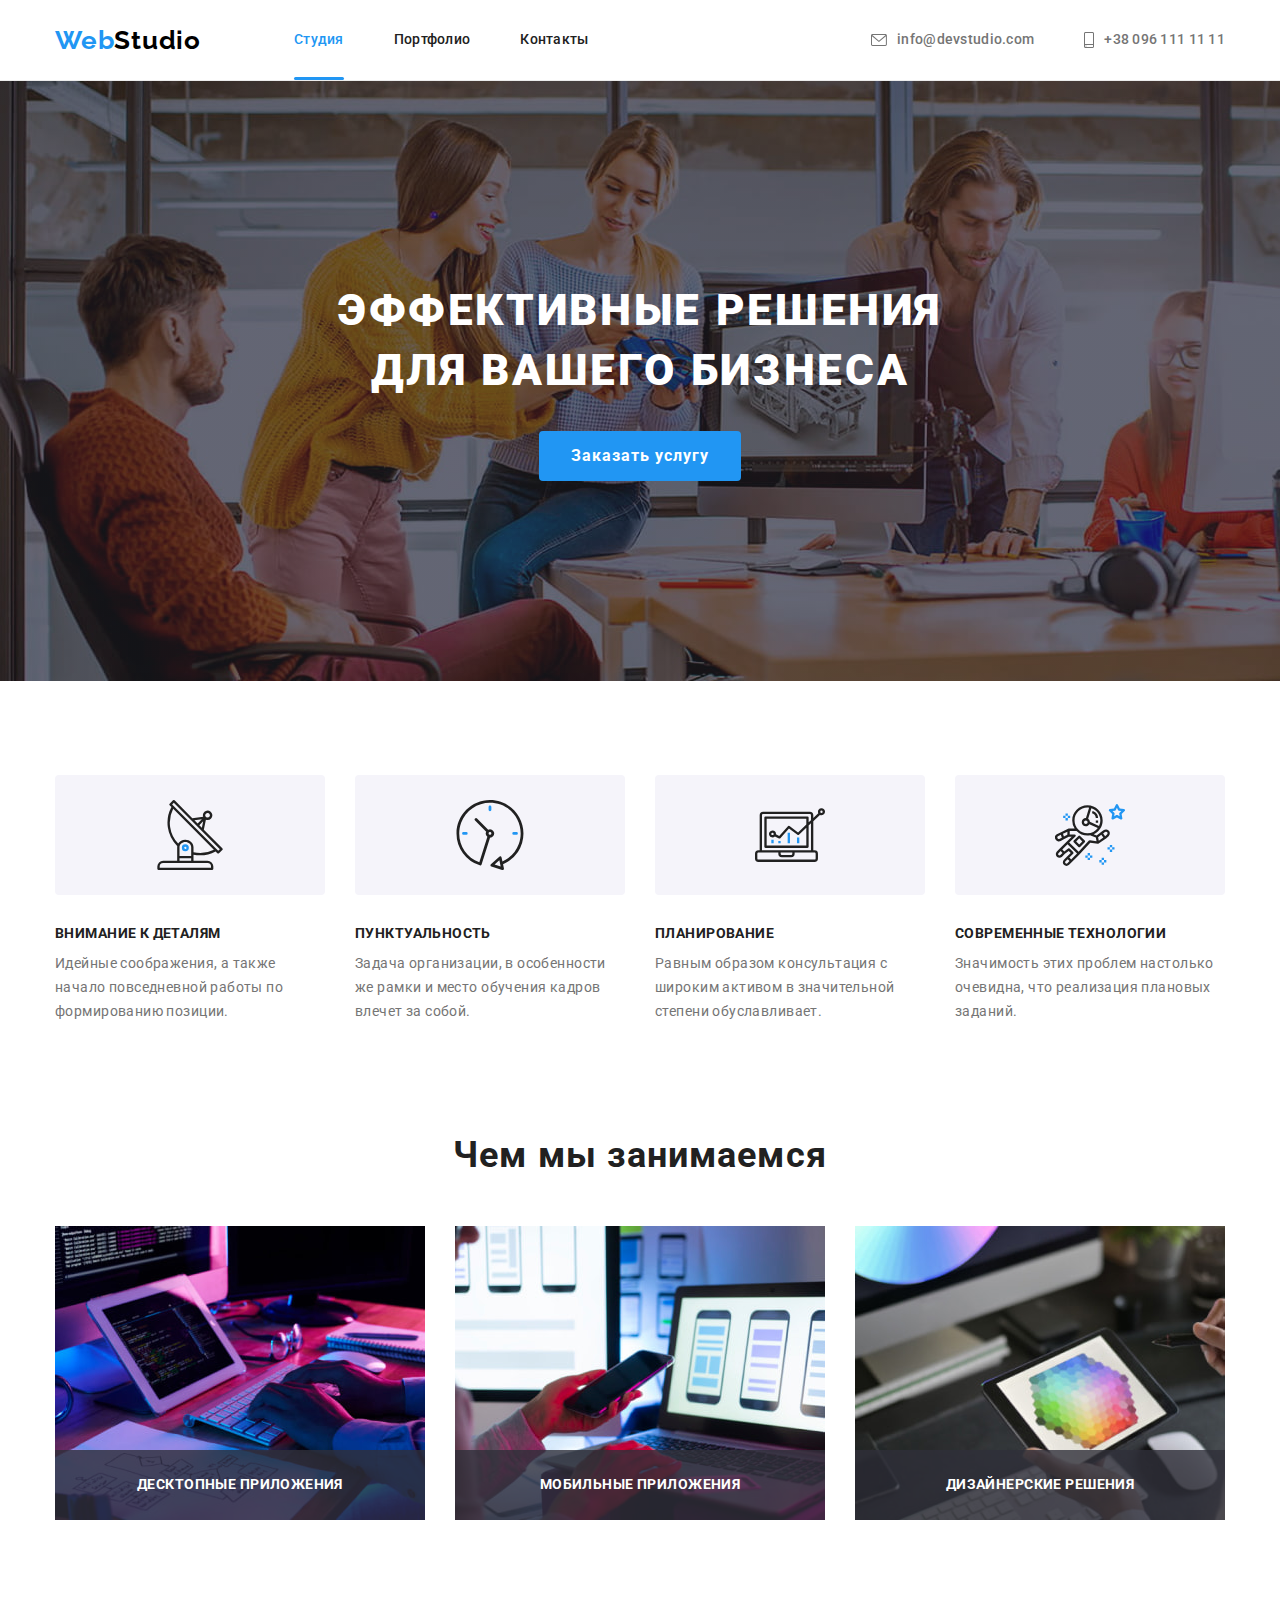
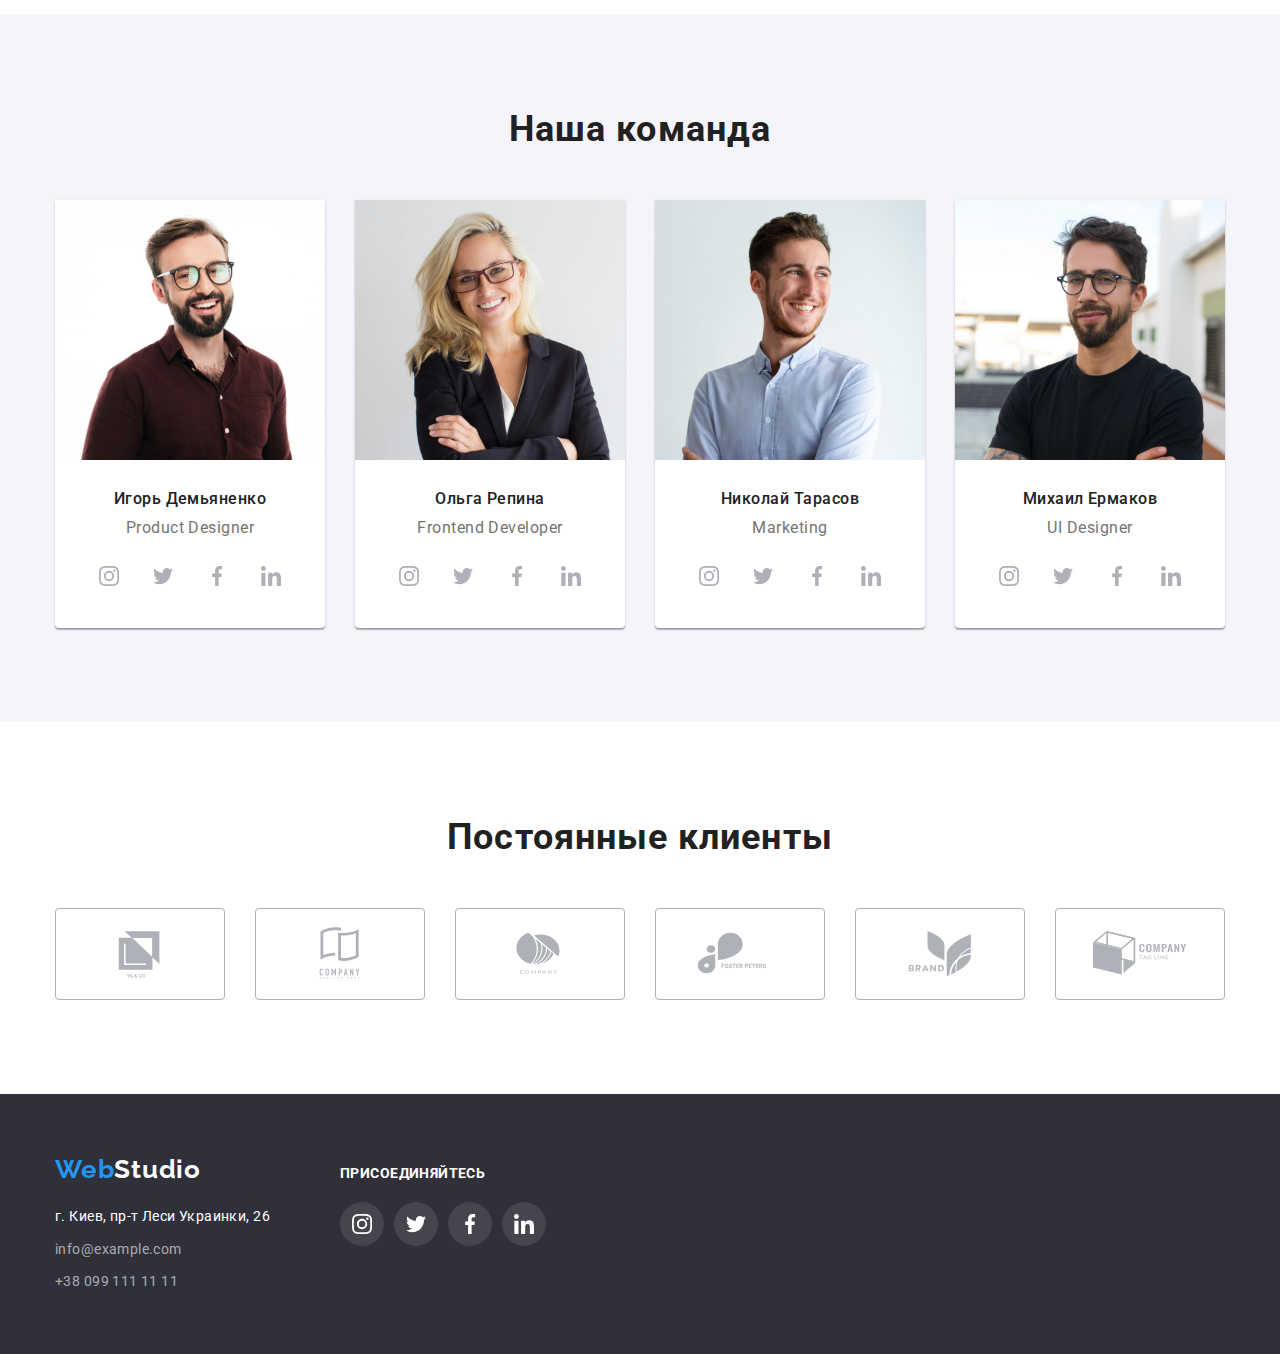
<file: index.html>
<!DOCTYPE html>
<html lang="ru">
  <head>
    <meta charset="UTF-8" />
    <meta http-equiv="X-UA-Compatible" content="IE=edge" />
    <meta name="viewport" content="width=device-width, initial-scale=1.0" />
    <title>Document</title>
    <!-- Project fonts -->
    <link rel="preconnect" href="https://fonts.googleapis.com" />
    <link rel="preconnect" href="https://fonts.gstatic.com" crossorigin />
    <link
      href="https://fonts.googleapis.com/css2?family=Raleway:wght@700&family=Roboto:wght@400;500;700;900&display=swap"
      rel="stylesheet"
    />
    <!-- Normalize -->
    <link
      rel="stylesheet"
      href="https://cdn.jsdelivr.net/npm/modern-normalize@1.1.0/modern-normalize.min.css"
    />
    <!-- Custom styles -->
    <link rel="stylesheet" href="./css/styles.css" />
  </head>

  <body>
    <!-- Шапка сайта -->
    <header class="header">
      <div class="container header-container">
        <a class="logo-link" href="index.html" lang="en">Web<span class="logo-up">Studio</span></a>
        <nav class="header-nav">
          <ul class="site-nav list">
            <li class="list nav-list"><a href="" class="link nav-link active">Студия</a></li>
            <li class="list nav-list">
              <a href="./portfolio.html" class="link nav-link">Портфолио</a>
            </li>
            <li class="list nav-list"><a href="" class="link nav-link">Контакты</a></li>
          </ul>
        </nav>
        <ul class="header-contacts list">
          <li class="list-contacts">
            <a class="contacts" href="mailto:info@devstudio.com">
              <svg class="contacts-icon" width="16px" height="12px">
                <use href="./images/sprite.svg#envelope"></use></svg
              >info@devstudio.com</a
            >
          </li>
          <li class="list-contacts">
            <a class="contacts" href="tel:+380961111111">
              <svg class="contacts-icon" width="10px" height="16px">
                <use href="./images/sprite.svg#smartphone"></use></svg
              >+38 096 111 11 11</a
            >
          </li>
        </ul>
      </div>
    </header>

    <main>
      <!-- Секция герой -->
      <section class="hero">
        <div class="container hero-group">
          <h1 class="hero-title">Эффективные решения <br />для вашего бизнеса</h1>
          <div class="backdrop is-hidden" data-modal>
            <div class="modal-wrapper">
              <button class="modal-button" data-modal-close>
                <svg viewBox="0 0 320 512" width="18" height="18">
                  <path
                    d="M310.6 361.4c12.5 12.5 12.5 32.75 0 45.25C304.4 412.9 296.2 416 288 416s-16.38-3.125-22.62-9.375L160 301.3L54.63 406.6C48.38 412.9 40.19 416 32 416S15.63 412.9 9.375 406.6c-12.5-12.5-12.5-32.75 0-45.25l105.4-105.4L9.375 150.6c-12.5-12.5-12.5-32.75 0-45.25s32.75-12.5 45.25 0L160 210.8l105.4-105.4c12.5-12.5 32.75-12.5 45.25 0s12.5 32.75 0 45.25l-105.4 105.4L310.6 361.4z"
                  />
                </svg>
              </button>
            </div>
          </div>
          <button class="button button-hero" type="button" data-modal-open>Заказать услугу</button>
        </div>
      </section>

      <!-- Секция особенности -->
      <section class="peculiarities section">
        <div class="container peculiarities-container">
          <h2 class="peculiarities visually-hidden">Особенности</h2>
          <ul class="peculiarities-list list">
            <li class="peculiarities-item list">
              <div class="peculiarities-icons">
                <svg class="advantage-icons">
                  <use href="./images/sprite.svg#antenna"></use>
                </svg>
              </div>
              <h3 class="title-list">Внимание к деталям</h3>
              <p class="text">
                Идейные соображения, а также начало повседневной работы по формированию позиции.
              </p>
            </li>
            <li class="peculiarities-item list">
              <div class="peculiarities-icons">
                <svg class="advantage-icons">
                  <use href="./images/sprite.svg#clock"></use>
                </svg>
              </div>
              <h3 class="title-list">Пунктуальность</h3>
              <p class="text">
                Задача организации, в особенности же рамки и место обучения кадров влечет за собой.
              </p>
            </li>
            <li class="peculiarities-item list">
              <div class="peculiarities-icons">
                <svg class="advantage-icons">
                  <use href="./images/sprite.svg#diagram"></use>
                </svg>
              </div>
              <h3 class="title-list">Планирование</h3>
              <p class="text">
                Равным образом консультация с широким активом в значительной степени обуславливает.
              </p>
            </li>
            <li class="peculiarities-item list">
              <div class="peculiarities-icons">
                <svg class="advantage-icons">
                  <use href="./images/sprite.svg#astronaut"></use>
                </svg>
              </div>
              <h3 class="title-list">Современные технологии</h3>
              <p class="text">
                Значимость этих проблем настолько очевидна, что реализация плановых заданий.
              </p>
            </li>
          </ul>
        </div>
      </section>

      <!-- Секция занятость -->
      <section class="work section">
        <div class="container">
          <h2 class="work-title">Чем мы занимаемся</h2>
          <ul class="work-photo list">
            <li class="work-list list">
              <p class="work-text">Десктопные приложения</p>
              <img
                src="./images/images-work/box-1.jpg"
                alt="Работа с планшетом"
                width="370"
                height="294"
              />
            </li>
            <li class="work-list list">
              <p class="work-text">Мобильные приложения</p>
              <img
                src="./images/images-work/box-2.jpg"
                alt="Работа с ноутбуком"
                width="370"
                height="294"
              />
            </li>
            <li class="work-list list">
              <p class="work-text">Дизайнерские решения</p>
              <img
                src="./images/images-work/box-3.jpg"
                alt="Работа с телефоном"
                width="370"
                height="294"
              />
            </li>
          </ul>
        </div>
      </section>

      <!-- Секция команда -->
      <section class="team section">
        <div class="container">
          <h2 class="team-title">Наша команда</h2>
          <ul class="team-list list">
            <li class="team-item list">
              <img
                src="./images/images-team/team-1.jpg"
                alt="Демьяненко Игорь"
                width="270"
                height="260"
              />
              <div class="team-cards">
                <h3 class="team-name list">Игорь Демьяненко</h3>
                <p class="text" lang="en">Product Designer</p>
                <ul class="team-icon list">
                  <li class="item-icon">
                    <a
                      class="socials-link link"
                      href="#"
                      target="_blank"
                      rel="noopener norefferer"
                      aria-label="иконка Instagam"
                    >
                      <svg class="socials-icon" width="20" height="20">
                        <use href="./images/sprite.svg#instagram"></use>
                      </svg>
                    </a>
                  </li>
                  <li class="item-icon">
                    <a
                      class="socials-link link"
                      href="#"
                      target="_blank"
                      rel="noopener norefferer"
                      aria-label="иконка Twitter"
                    >
                      <svg class="socials-icon" width="20" height="20">
                        <use href="./images/sprite.svg#twitter"></use>
                      </svg>
                    </a>
                  </li>
                  <li class="item-icon">
                    <a
                      class="socials-link link"
                      href="#"
                      target="_blank"
                      rel="noopener norefferer"
                      aria-label="иконка Facebook"
                    >
                      <svg class="socials-icon" width="20" height="20">
                        <use href="./images/sprite.svg#facebook"></use>
                      </svg>
                    </a>
                  </li>
                  <li class="item-icon">
                    <a
                      class="socials-link link"
                      href="#"
                      target="_blank"
                      rel="noopener norefferer"
                      aria-label="иконка Linkedin"
                    >
                      <svg class="socials-icon" width="20" height="20">
                        <use href="./images/sprite.svg#linkedin"></use>
                      </svg>
                    </a>
                  </li>
                </ul>
              </div>
            </li>
            <li class="team-item">
              <img
                src="./images/images-team/team-2.jpg"
                alt="Репина Ольга"
                width="270"
                height="260"
              />
              <div class="team-cards">
                <h3 class="team-name">Ольга Репина</h3>
                <p class="text" lang="en">Frontend Developer</p>
                <ul class="team-icon list">
                  <li class="item-icon">
                    <a
                      class="socials-link link"
                      href="#"
                      target="_blank"
                      rel="noopener norefferer"
                      aria-label="иконка Instagam"
                    >
                      <svg class="socials-icon" width="20" height="20">
                        <use href="./images/sprite.svg#instagram"></use>
                      </svg>
                    </a>
                  </li>
                  <li class="item-icon">
                    <a
                      class="socials-link link"
                      href="#"
                      target="_blank"
                      rel="noopener norefferer"
                      aria-label="иконка Twitter"
                    >
                      <svg class="socials-icon" width="20" height="20">
                        <use href="./images/sprite.svg#twitter"></use>
                      </svg>
                    </a>
                  </li>
                  <li class="item-icon">
                    <a
                      class="socials-link link"
                      href="#"
                      target="_blank"
                      rel="noopener norefferer"
                      aria-label="иконка Facebook"
                    >
                      <svg class="socials-icon" width="20" height="20">
                        <use href="./images/sprite.svg#facebook"></use>
                      </svg>
                    </a>
                  </li>
                  <li class="item-icon">
                    <a
                      class="socials-link link"
                      href="#"
                      target="_blank"
                      rel="noopener norefferer"
                      aria-label="иконка Linkedin"
                    >
                      <svg class="socials-icon" width="20" height="20">
                        <use href="./images/sprite.svg#linkedin"></use>
                      </svg>
                    </a>
                  </li>
                </ul>
              </div>
            </li>
            <li class="team-item list">
              <img
                src="./images/images-team/team-3.jpg"
                alt="Тарасов Николай"
                width="270"
                height="260"
              />
              <div class="team-cards">
                <h3 class="team-name list">Николай Тарасов</h3>
                <p class="text" lang="en">Marketing</p>
                <ul class="team-icon list">
                  <li class="item-icon">
                    <a
                      class="socials-link link"
                      href="#"
                      target="_blank"
                      rel="noopener norefferer"
                      aria-label="иконка Instagam"
                    >
                      <svg class="socials-icon" width="20" height="20">
                        <use href="./images/sprite.svg#instagram"></use>
                      </svg>
                    </a>
                  </li>
                  <li class="item-icon">
                    <a
                      class="socials-link link"
                      href="#"
                      target="_blank"
                      rel="noopener norefferer"
                      aria-label="иконка Twitter"
                    >
                      <svg class="socials-icon" width="20" height="20">
                        <use href="./images/sprite.svg#twitter"></use>
                      </svg>
                    </a>
                  </li>
                  <li class="item-icon">
                    <a
                      class="socials-link link"
                      href="#"
                      target="_blank"
                      rel="noopener norefferer"
                      aria-label="иконка Facebook"
                    >
                      <svg class="socials-icon" width="20" height="20">
                        <use href="./images/sprite.svg#facebook"></use>
                      </svg>
                    </a>
                  </li>
                  <li class="item-icon">
                    <a
                      class="socials-link link"
                      href="#"
                      target="_blank"
                      rel="noopener norefferer"
                      aria-label="иконка Linkedin"
                    >
                      <svg class="socials-icon" width="20" height="20">
                        <use href="./images/sprite.svg#linkedin"></use>
                      </svg>
                    </a>
                  </li>
                </ul>
              </div>
            </li>
            <li class="team-item">
              <img
                src="./images/images-team/team-4.jpg"
                alt="Ермаков Михаил"
                width="270"
                height="260"
              />
              <div class="team-cards">
                <h3 class="team-name">Михаил Ермаков</h3>
                <p class="text" lang="en">UI Designer</p>
                <ul class="team-icon list">
                  <li class="item-icon">
                    <a
                      class="socials-link link"
                      href="#"
                      target="_blank"
                      rel="noopener norefferer"
                      aria-label="иконка Instagam"
                    >
                      <svg class="socials-icon" width="20" height="20">
                        <use href="./images/sprite.svg#instagram"></use>
                      </svg>
                    </a>
                  </li>
                  <li class="item-icon">
                    <a
                      class="socials-link link"
                      href="#"
                      target="_blank"
                      rel="noopener norefferer"
                      aria-label="иконка Twitter"
                    >
                      <svg class="socials-icon" width="20" height="20">
                        <use href="./images/sprite.svg#twitter"></use>
                      </svg>
                    </a>
                  </li>
                  <li class="item-icon">
                    <a
                      class="socials-link link"
                      href="#"
                      target="_blank"
                      rel="noopener norefferer"
                      aria-label="иконка Facebook"
                    >
                      <svg class="socials-icon" width="20" height="20">
                        <use href="./images/sprite.svg#facebook"></use>
                      </svg>
                    </a>
                  </li>
                  <li class="item-icon">
                    <a
                      class="socials-link link"
                      href="#"
                      target="_blank"
                      rel="noopener norefferer"
                      aria-label="иконка Linkedin"
                    >
                      <svg class="socials-icon" width="20" height="20">
                        <use href="./images/sprite.svg#linkedin"></use>
                      </svg>
                    </a>
                  </li>
                </ul>
              </div>
            </li>
          </ul>
        </div>
      </section>

      <!--Секция клиенты -->
      <section class="clients-section section">
        <div class="container">
          <h2 class="team-title">Постоянные клиенты</h2>
          <ul class="clients-list list">
            <li class="clients-item">
              <a class="link-clients link" href="#">
                <svg class="client-icon">
                  <use href="./images/sprite.svg#client-1"></use>
                </svg>
              </a>
            </li>
            <li class="clients-item">
              <a class="link-clients link" href="#">
                <svg class="client-icon">
                  <use href="./images/sprite.svg#client-2"></use>
                </svg>
              </a>
            </li>
            <li class="clients-item">
              <a class="link-clients link" href="#">
                <svg class="client-icon">
                  <use href="./images/sprite.svg#client-3"></use>
                </svg>
              </a>
            </li>
            <li class="clients-item">
              <a class="link-clients link" href="#">
                <svg class="client-icon">
                  <use href="./images/sprite.svg#client-4"></use>
                </svg>
              </a>
            </li>
            <li class="clients-item">
              <a class="link-clients link" href="#">
                <svg class="client-icon">
                  <use href="./images/sprite.svg#client-5"></use>
                </svg>
              </a>
            </li>
            <li class="clients-item">
              <a class="link-clients link" href="#">
                <svg class="client-icon">
                  <use href="./images/sprite.svg#client-6"></use>
                </svg>
              </a>
            </li>
          </ul>
        </div>
      </section>
    </main>

    <!-- Футер -->
    <footer class="footer section">
      <div class="container footer-container">
        <div class="address-container">
          <a class="logo-footer" href="index.html" lang="en"
            >Web<span class="logo-down">Studio</span></a
          >
          <address class="adress">
            <ul class="address-list list">
              <li class="list address-item">
                <a
                  class="link"
                  href="https://goo.gl/maps/iHPk22q8Q6fAZVJF9"
                  target="_blank"
                  rel="noopenen noreferrer"
                  >г. Киев, пр-т Леси Украинки, 26</a
                >
              </li>
              <li class="address-item">
                <a class="link-footer link" href="mailto:info@example.com">info@example.com</a>
              </li>
              <li class="address-item">
                <a class="link-footer link" href="tel:+380991111111">+38 099 111 11 11</a>
              </li>
            </ul>
          </address>
        </div>
        <div class="join">
          <p class="join-title">Присоединяйтесь</p>
          <ul class="join-list list">
            <li class="join-item">
              <a class="join-link link" href="#" target="_blank">
                <svg class="join-icon">
                  <use href="./images/sprite.svg#instagram"></use>
                </svg>
              </a>
            </li>
            <li class="join-item">
              <a class="join-link link" href="#" target="_blank">
                <svg class="join-icon">
                  <use href="./images/sprite.svg#twitter"></use>
                </svg>
              </a>
            </li>
            <li class="join-item">
              <a class="join-link link" href="#" target="_blank">
                <svg class="join-icon">
                  <use href="./images/sprite.svg#facebook"></use>
                </svg>
              </a>
            </li>
            <li class="join-item">
              <a class="join-link link" href="#" target="_blank">
                <svg class="join-icon">
                  <use href="./images/sprite.svg#linkedin"></use>
                </svg>
              </a>
            </li>
          </ul>
        </div>
      </div>
    </footer>

    <script src="./js/modal.js"></script>
  </body>
</html>
</file>
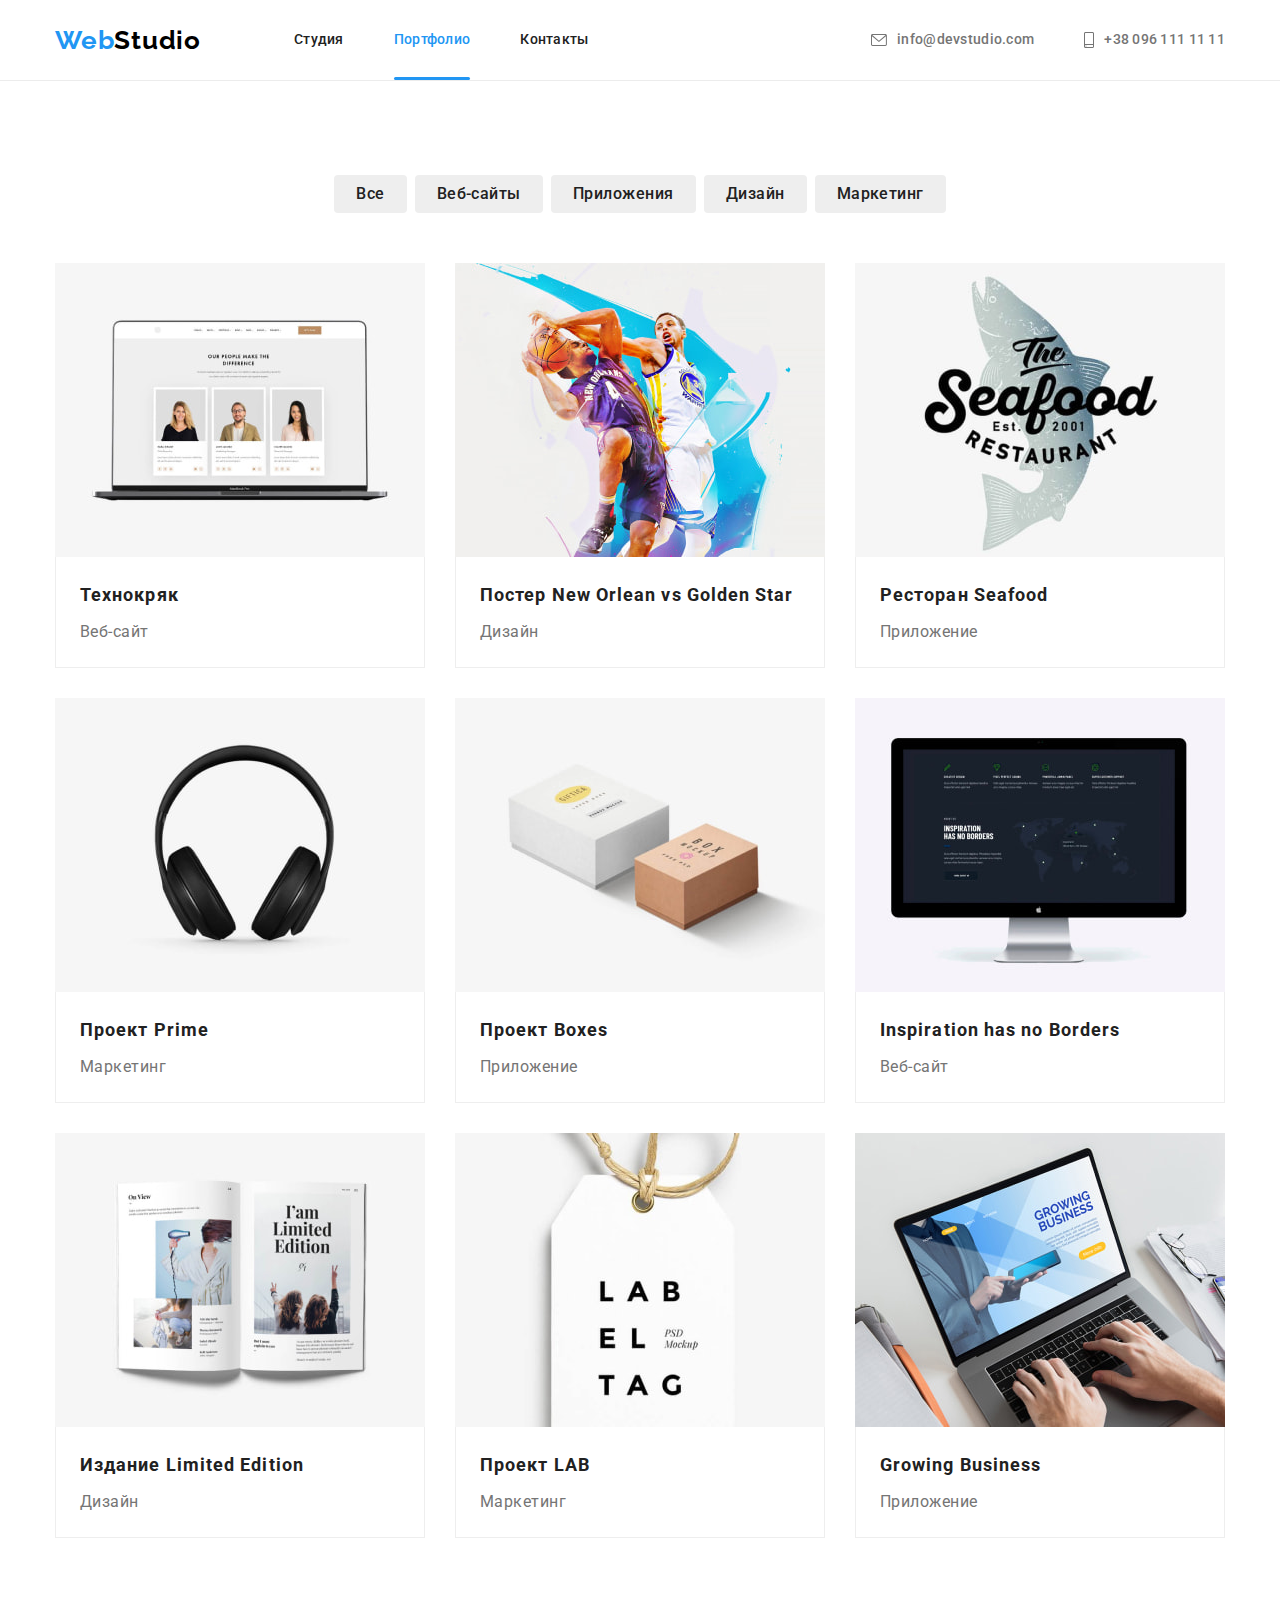
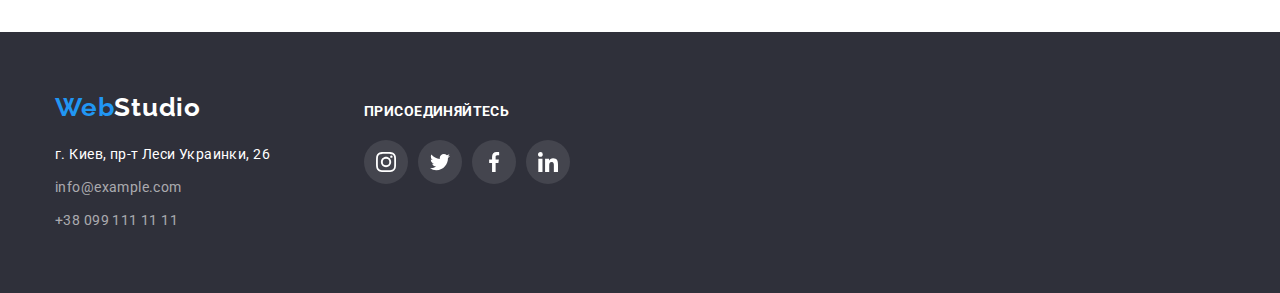
<file: portfolio.html>
<!DOCTYPE html>
<html lang="en">
  <head>
    <meta charset="UTF-8" />
    <meta http-equiv="X-UA-Compatible" content="IE=edge" />
    <meta name="viewport" content="width=device-width, initial-scale=1.0" />
    <title>Document</title>
    <!-- Project fonts -->
    <link rel="preconnect" href="https://fonts.googleapis.com" />
    <link rel="preconnect" href="https://fonts.gstatic.com" crossorigin />
    <link
      href="https://fonts.googleapis.com/css2?family=Raleway:wght@700&family=Roboto:wght@400;500;700;900&display=swap"
      rel="stylesheet"
    />
    <!--Normalize -->
    <link
      rel="stylesheet"
      href="https://cdn.jsdelivr.net/npm/modern-normalize@1.1.0/modern-normalize.min.css"
    />
    <!-- Custom styles -->
    <link rel="stylesheet" href="./css/styles.css" />
  </head>

  <body>
    <!-- Шапка сайта -->
    <header class="header">
      <div class="container header-container">
        <a class="logo-link" href="index.html" lang="en">Web<span class="logo-up">Studio</span></a>
        <nav class="header-nav">
          <ul class="site-nav list">
            <li class="list nav-list"><a href="index.html" class="link nav-link">Студия</a></li>
            <li class="list nav-list">
              <a href="./portfolio.html" class="link active nav-link">Портфолио</a>
            </li>
            <li class="list nav-list"><a href="" class="link nav-link">Контакты</a></li>
          </ul>
        </nav>
        <ul class="header-contacts list">
          <li class="list-contacts">
            <a class="contacts" href="mailto:info@devstudio.com">
              <svg class="contacts-icon" width="16px" height="12px">
                <use href="./images/sprite.svg#envelope"></use></svg
              >info@devstudio.com</a
            >
          </li>
          <li class="list-contacts">
            <a class="contacts" href="tel:+380961111111">
              <svg class="contacts-icon" width="10px" height="16px">
                <use href="./images/sprite.svg#smartphone"></use></svg
              >+38 096 111 11 11</a
            >
          </li>
        </ul>
      </div>
    </header>

    <!-- Портфолио -->
    <main>
      <section class="portfolio section">
        <div class="container portfolio-container">
          <h1 class="visually-hidden">Портфолио</h1>
          <ul class="portfolio-nav list">
            <li class="navigation-list">
              <button class="button active" type="button">Все</button>
            </li>
            <li class="navigation-list">
              <button class="button" type="button">Веб-сайты</button>
            </li>
            <li class="navigation-list">
              <button class="button" type="button">Приложения</button>
            </li>
            <li class="navigation-list">
              <button class="button" type="button">Дизайн</button>
            </li>
            <li class="navigation-list">
              <button class="button" type="button">Маркетинг</button>
            </li>
          </ul>
          <ul class="portfolio-title list">
            <li class="portfolio-item">
              <a class="link portfolio-link" href="#">
                <div class="box">
                  <img
                    src="./images/images-portfolio/portfolio-1.jpg"
                    alt="Ноутбук"
                    width="370"
                    height="294"
                  />
                  <div class="overlay">
                    <p class="overlay-text">
                      Ресурс предлагает комплексные предложения с разным уровнем функционала и
                      сервисов. Все это позволит посетителю получить исчерпывающие сведения о
                      компании или частном лице.
                    </p>
                  </div>
                </div>
                <div class="portfolio-project">
                  <h2 class="title">Технокряк</h2>
                  <p class="list">Веб-сайт</p>
                </div>
              </a>
            </li>
            <li class="portfolio-item">
              <a class="link portfolio-link" href="#">
                <div class="box">
                  <img
                    src="./images/images-portfolio/portfolio-2.jpg"
                    alt="Баскетбол"
                    width="370"
                    height="294"
                  />
                  <div class="overlay">
                    <p class="overlay-text">
                      Ресурс предлагает комплексные предложения с разным уровнем функционала и
                      сервисов. Все это позволит посетителю получить исчерпывающие сведения о
                      компании или частном лице.
                    </p>
                  </div>
                </div>
                <div class="portfolio-project">
                  <h2 class="title">Постер New Orlean vs Golden Star</h2>
                  <p class="list">Дизайн</p>
                </div></a
              >
            </li>
            <li class="portfolio-item">
              <a class="link portfolio-link" href="#">
                <div class="box">
                  <img
                    src="./images/images-portfolio/portfolio-3.jpg"
                    alt="Рыбный ресторан"
                    width="370"
                    height="294"
                  />
                  <div class="overlay">
                    <p class="overlay-text">
                      Ресурс предлагает комплексные предложения с разным уровнем функционала и
                      сервисов. Все это позволит посетителю получить исчерпывающие сведения о
                      компании или частном лице.
                    </p>
                  </div>
                </div>
                <div class="portfolio-project">
                  <h2 class="title">Ресторан Seafood</h2>
                  <p class="list">Приложение</p>
                </div>
              </a>
            </li>
            <li class="portfolio-item">
              <a class="link portfolio-link" href="#">
                <div class="box">
                  <img
                    src="./images/images-portfolio/portfolio-4.jpg"
                    alt="Наушники"
                    width="370"
                    height="294"
                  />
                  <div class="overlay">
                    <p class="overlay-text">
                      Ресурс предлагает комплексные предложения с разным уровнем функционала и
                      сервисов. Все это позволит посетителю получить исчерпывающие сведения о
                      компании или частном лице.
                    </p>
                  </div>
                </div>
                <div class="portfolio-project">
                  <h2 class="title">Проект Prime</h2>
                  <p class="list">Маркетинг</p>
                </div></a
              >
            </li>
            <li class="portfolio-item">
              <a class="link portfolio-link" href="#">
                <div class="box">
                  <img
                    src="./images/images-portfolio/portfolio-5.jpg"
                    alt="Коробки"
                    width="370"
                    height="294"
                  />
                  <div class="overlay">
                    <p class="overlay-text">
                      Ресурс предлагает комплексные предложения с разным уровнем функционала и
                      сервисов. Все это позволит посетителю получить исчерпывающие сведения о
                      компании или частном лице.
                    </p>
                  </div>
                </div>
                <div class="portfolio-project">
                  <h2 class="title">Проект Boxes</h2>
                  <p class="list">Приложение</p>
                </div></a
              >
            </li>
            <li class="portfolio-item">
              <a class="link portfolio-link" href="#">
                <div class="box">
                  <img
                    src="./images/images-portfolio/portfolio-6.jpg"
                    alt="Монитор"
                    width="370"
                    height="294"
                  />
                  <div class="overlay">
                    <p class="overlay-text">
                      Ресурс предлагает комплексные предложения с разным уровнем функционала и
                      сервисов. Все это позволит посетителю получить исчерпывающие сведения о
                      компании или частном лице.
                    </p>
                  </div>
                </div>
                <div class="portfolio-project">
                  <h2 class="title">Inspiration has no Borders</h2>
                  <p class="list">Веб-сайт</p>
                </div>
              </a>
            </li>
            <li class="portfolio-item">
              <a class="link portfolio-link" href="#">
                <div class="box">
                  <img
                    src="./images/images-portfolio/portfolio-7.jpg"
                    alt="Журнал"
                    width="370"
                    height="294"
                  />
                  <div class="overlay">
                    <p class="overlay-text">
                      Ресурс предлагает комплексные предложения с разным уровнем функционала и
                      сервисов. Все это позволит посетителю получить исчерпывающие сведения о
                      компании или частном лице.
                    </p>
                  </div>
                </div>
                <div class="portfolio-project">
                  <h2 class="title">Издание Limited Edition</h2>
                  <p class="list">Дизайн</p>
                </div></a
              >
            </li>
            <li class="portfolio-item">
              <a class="link portfolio-link" href="#">
                <div class="box">
                  <img
                    src="./images/images-portfolio/portfolio-8.jpg"
                    alt="Бирка"
                    width="370"
                    height="294"
                  />
                  <div class="overlay">
                    <p class="overlay-text">
                      Ресурс предлагает комплексные предложения с разным уровнем функционала и
                      сервисов. Все это позволит посетителю получить исчерпывающие сведения о
                      компании или частном лице.
                    </p>
                  </div>
                </div>
                <div class="portfolio-project">
                  <h2 class="title">Проект LAB</h2>
                  <p class="list">Маркетинг</p>
                </div>
              </a>
            </li>
            <li class="portfolio-item">
              <a class="link portfolio-link" href="#">
                <div class="box">
                  <img
                    src="./images/images-portfolio/portfolio-9.jpg"
                    alt="Робота с ноутбуком"
                    width="370"
                    height="294"
                  />
                  <div class="overlay">
                    <p class="overlay-text">
                      Ресурс предлагает комплексные предложения с разным уровнем функционала и
                      сервисов. Все это позволит посетителю получить исчерпывающие сведения о
                      компании или частном лице.
                    </p>
                  </div>
                </div>
                <div class="portfolio-project">
                  <h2 class="title">Growing Business</h2>
                  <p class="list">Приложение</p>
                </div></a
              >
            </li>
          </ul>
        </div>
      </section>
    </main>

    <!-- Футер -->
    <footer class="footer section">
      <div class="container footer-container">
        <div class="address-container">
          <a class="logo-link" href="index.html" lang="en"
            >Web<span class="logo-down">Studio</span></a
          >
          <address class="adress">
            <ul class="address-list list">
              <li class="list address-item">
                <a
                  class="link"
                  href="https://goo.gl/maps/iHPk22q8Q6fAZVJF9"
                  target="_blank"
                  rel="noopenen noreferrer"
                  >г. Киев, пр-т Леси Украинки, 26</a
                >
              </li>
              <li class="address-item">
                <a class="link-footer link" href="mailto:info@example.com">info@example.com</a>
              </li>
              <li class="address-item">
                <a class="link-footer link" href="tel:+380991111111">+38 099 111 11 11</a>
              </li>
            </ul>
          </address>
        </div>
        <div class="join">
          <p class="join-title">Присоединяйтесь</p>
          <ul class="join-list list">
            <li class="join-item">
              <a class="join-link link" href="#" target="_blank">
                <svg class="join-icon">
                  <use href="./images/sprite.svg#instagram"></use>
                </svg>
              </a>
            </li>
            <li class="join-item">
              <a class="join-link link" href="#" target="_blank">
                <svg class="join-icon">
                  <use href="./images/sprite.svg#twitter"></use>
                </svg>
              </a>
            </li>
            <li class="join-item">
              <a class="join-link link" href="#" target="_blank">
                <svg class="join-icon">
                  <use href="./images/sprite.svg#facebook"></use>
                </svg>
              </a>
            </li>
            <li class="join-item">
              <a class="join-link link" href="#" target="_blank">
                <svg class="join-icon">
                  <use href="./images/sprite.svg#linkedin"></use>
                </svg>
              </a>
            </li>
          </ul>
        </div>
      </div>
    </footer>
  </body>
</html>
</file>
<file: css/styles.css>
:root {
  --main-font: 'Roboto', sans-serif;
  --secondary-font: Raleway, sans-serif;

  --accent-text-color: #2196f3;
  --accent-secondary-text-color: #ffffff;
  --main-text-color: #212121;
  --secondary-text-color: #757575;

  --main-bg-color: #2f303a;
  --secondary-bg-color: #f5f4fa;
  --another-bg-color: #eeeeee;

  --logo-text-color: #000000;
  --header-line-color: #ececec;
  --contacts-footer-color: rgba(255, 255, 255, 0.6);
  --buton-bg-color: #2196f3;

  --box-shadow-team: 0px 1px 3px rgba(0, 0, 0, 0.12), 0px 1px 1px rgba(0, 0, 0, 0.14),
    0px 2px 1px rgba(0, 0, 0, 0.2);
  --btn-shadow: 0px 3px 1px rgba(0, 0, 0, 0.1), 0px 1px 2px rgba(0, 0, 0, 0.08),
    0px 2px 2px rgba(0, 0, 0, 0.12);
  --hero-shadow: (0px 4px 4px rgba(0, 0, 0, 0.25));

  --animation: 250ms cubic-bezier(0.4, 0, 0.2, 1);
}

/* General */

body {
  font-family: var(--main-font);

  font-size: 14px;
  letter-spacing: 0.03em;

  color: var(--secondary-text-color);
  background-color: var(--accent-secondary-text-color);
}

h1,
h2,
h3,
h4,
h5,
h6,
p {
  margin: 0;
}

img {
  display: block;
}

address {
  margin-top: 20px;

  font-style: normal;
}

.button {
  font-family: var(--main-font);
  font-style: normal;
  font-weight: 700;
  font-size: 16px;
  line-height: 1.88;
  display: flex;
  align-items: center;
  text-align: center;
  letter-spacing: 0.06em;

  color: var(--accent-secondary-text-color);
  background-color: var(--buton-bg-color);

  border: none;
  border-radius: 4px;
  cursor: pointer;
}

.visually-hidden {
  position: absolute;
  width: 1px;
  height: 1px;
  margin: -1px;
  border: 0;
  padding: 0;

  white-space: nowrap;
  clip-path: inset(100%);
  clip: rect(0 0 0 0);
  overflow: hidden;
}

.container {
  /* outline: 1px solid tomato; */
  width: 1200px;

  padding-left: 15px;
  padding-right: 15px;

  margin-left: auto;
  margin-right: auto;
}

.section {
  padding-top: 94px;
  padding-bottom: 94px;
}

.list {
  list-style: none;
  margin: 0;
  padding: 0;
}

.link {
  text-decoration: none;
  list-style: none;
}

/* Logo */

.logo-link {
  margin-right: 93px;

  font-family: var(--secondary-font);
  font-weight: 700;
  font-size: 26px;
  line-height: 1.19;
  letter-spacing: 0.03em;

  color: var(--accent-text-color);

  text-decoration: none;
}

.logo-up {
  color: var(--logo-text-color);
}

/* Header */

.header {
  border-bottom: 1px solid var(--header-line-color);
}

.header-container {
  display: flex;
  align-items: center;
}

/* Navigation header */

.site-nav {
  display: flex;
  align-items: center;
}

.nav-list {
  margin-right: 50px;
}

.nav-list:last-child {
  margin: 0;
}

.nav-link {
  position: relative;
  display: block;

  padding-top: 32px;
  padding-bottom: 32px;

  transition: color var(--animation);
}

.site-nav .link {
  font-weight: 500;
  letter-spacing: 0.02em;
  line-height: 1.14;

  color: var(--main-text-color);
  transition: color var(--animation);

  text-decoration: none;
  cursor: pointer;
}

.site-nav .link:hover,
.site-nav .link:focus {
  color: var(--accent-text-color);
}

.site-nav .link .current {
  color: var(--accent-text-color);
}

.nav-link.active::after {
  position: absolute;
  bottom: 0;
  left: 0;

  content: '';
  display: block;
  width: 100%;
  height: 3px;

  background-color: var(--accent-text-color);
  border-radius: 2px;
}

/* Contacts */

.header-contacts {
  display: flex;

  margin-left: auto;
}

.list-contacts {
  margin-right: 50px;
}

.list-contacts:last-child {
  margin-right: 0;
}

.site-nav .header-contacts {
  list-style: none;
}

.header-contacts .contacts {
  color: var(--secondary-text-color);

  font-weight: 500;
  line-height: 1.14;
  letter-spacing: 0.02em;

  text-decoration: none;

  transition: color var(--animation);
}

.header-contacts .contacts:hover,
.header-contacts .contacts:focus {
  color: var(--accent-text-color);
}

.contacts {
  display: flex;
  align-items: center;
  padding-top: 27px;
  padding-bottom: 27px;
}

.contacts-icon {
  margin-right: 10px;
  fill: currentColor;
}

/* Hero */

.hero {
  padding-top: 200px;
  padding-bottom: 200px;
  margin: 0 auto;
  max-width: 1600px;
  height: 600px;

  text-align: center;
  background-color: var(--main-bg-color);
  background-image: linear-gradient(to top, rgba(47, 48, 58, 0.4), rgba(47, 48, 58, 0.4)),
    url(../images/images-hero/hero.jpg);

  background-repeat: no-repeat;
  background-size: cover;
}

.hero-title {
  margin-bottom: 30px;

  font-weight: 900;
  font-size: 44px;
  line-height: 1.36;
  text-align: center;
  letter-spacing: 0.06em;
  text-transform: uppercase;

  color: var(--accent-secondary-text-color);
}

.button-hero {
  margin: 0 auto;
  padding: 10px 32px;
}

.link.active {
  color: var(--accent-text-color);
}

/* Modal */

.backdrop {
  position: fixed;
  top: 0;
  left: 0;
  width: 100%;
  height: 100%;

  background-color: rgba(0, 0, 0, 0.2);
  opacity: 1;
  transition: opacity var(--animation);
}

.backdrop.is-hidden {
  opacity: 0;
  visibility: hidden;
  pointer-events: none;
  transition: var(--animation);
}

.backdrop.is-hidden .modal {
  transform: translate(-50%, -50%) var(--animation);
  transition: opacity scale(0.8);
}

.modal-wrapper {
  position: absolute;
  top: 50%;
  left: 50%;
  padding: 63px 24px;
  width: 528px;
  height: 581px;

  transform: translate(-50%, -50%) scale(1);
  transition: transform var(--animation);

  background-color: var(--accent-secondary-text-color);
  box-shadow: 0px 1px 3px rgba(0, 0, 0, 0.12), 0px 1px 1px rgba(0, 0, 0, 0.14),
    0px 2px 1px rgba(0, 0, 0, 0.2);
  border-radius: 4px;
}

.modal-button {
  position: absolute;
  top: 8px;
  right: 8px;

  display: flex;
  justify-content: center;
  align-items: center;
  width: 30px;
  height: 30px;
  padding: 0;

  background-color: var(--accent-secondary-text-color);
  border: 1px solid rgba(0, 0, 0, 0.1);
  border-radius: 50%;

  cursor: pointer;
}

/* Peculiarities */

.peculiarities-list {
  display: flex;
  align-items: center;
}

.peculiarities-item {
  flex-basis: calc((100% - 90px) / 4);
  margin-right: 30px;
}

.peculiarities-item:nth-child(4n) {
  margin-right: 0px;
}

.title-list {
  margin-bottom: 10px;

  font-weight: 700;
  font-size: 14px;
  line-height: 1.14;
  line-height: 1.2;
  letter-spacing: 0.03em;
  text-transform: uppercase;

  color: var(--main-text-color);
}

.peculiarities-list .text {
  font-size: 14px;
  line-height: 1.71;

  color: var(--secondary-text-color);
}

.peculiarities-icons {
  margin-bottom: 30px;
  padding: 25px 100px;
  text-align: center;

  background-color: var(--secondary-bg-color);
  border-radius: 4px;
}

.advantage-icons {
  display: block;
  width: 70px;
  height: 70px;
}

/* Employment */
.work {
  padding-top: 0;
}

.work-photo {
  display: flex;
}

.work-list {
  position: relative;
  margin-right: 30px;
}

.work-list:last-child {
  margin-right: 0px;
}

.work-title {
  margin-bottom: 50px;

  font-weight: 700;
  font-size: 36px;
  line-height: 1.17;
  text-align: center;
  letter-spacing: 0.03em;

  color: var(--main-text-color);
}

.work-title .list {
  list-style: none;
}

.work-text {
  position: absolute;
  bottom: 0;
  left: 0;
  width: 100%;
  height: 70px;

  display: flex;
  justify-content: center;
  align-items: center;

  font-weight: 700;
  line-height: 1.14;
  text-align: center;
  text-transform: uppercase;
  background-color: rgba(47, 48, 58, 0.8);
  color: var(--accent-secondary-text-color);
}

/* Team */

.team-list {
  list-style: none;
}

.team {
  background-color: var(--secondary-bg-color);
}
.team-list {
  display: flex;
  padding: 0;
}

.team-item {
  margin-right: 30px;
  text-align: center;

  background-color: var(--accent-secondary-text-color);

  box-shadow: var(--box-shadow-team);
  border-radius: 0px 0px 4px 4px;
}

.team-item:last-child {
  margin-right: 0;
}

.team-title {
  margin-bottom: 50px;

  font-weight: 700;
  font-size: 36px;
  line-height: 1.17;
  text-align: center;
  letter-spacing: 0.03em;

  color: var(--main-text-color);
}

.team-list .team-name {
  font-weight: 500;
  font-size: 16px;
  line-height: 1.18;
  text-align: center;
  letter-spacing: 0.03em;

  color: var(--main-text-color);
}

.team-name {
  margin-bottom: 10px;
}

.team-list .text {
  font-size: 16px;
  line-height: 1.18;
  text-align: center;
  letter-spacing: 0.03em;
}

.text {
  margin-bottom: 16px;
}

.team-cards {
  padding-top: 30px;
  padding-bottom: 30px;
}

.team-icon {
  display: flex;
  justify-content: center;
  align-items: center;
}

.socials-link {
  display: flex;
  align-items: center;
  justify-content: center;

  width: 44px;
  height: 44px;

  background-color: var(--accent-secondary-text-color);
  color: #afb1b8;

  transition: background-color var(--animation), color var(--animation);
  border-radius: 50%;
}

.socials-link:hover,
.socials-link:focus {
  background-color: var(--accent-text-color);
  color: var(--accent-secondary-text-color);
}

.item-icon:not(:last-child) {
  margin-right: 10px;
}

.socials-icon {
  fill: currentColor;
}

/*Clients*/

.clients-list {
  display: flex;
  justify-content: center;
  align-items: center;
}
.link-clients {
  display: flex;
  width: 170px;
  height: 92px;
  justify-content: center;
  align-items: center;

  transition: color var(--animation), border var(--animation);
  color: #afb1b8;

  border: 1px solid #afb1b8;
  border-radius: 4px;
}

.clients-item:not(:last-child) {
  margin-right: 30px;
}

.client-icon {
  width: 106px;
  height: 60px;
  fill: currentColor;
}

.link-clients:hover,
.link-clients:focus {
  color: var(--accent-text-color);
  border-color: var(--accent-text-color);
}

/* Footer */
.footer-container {
  display: flex;
  align-items: baseline;
}

.footer {
  padding-top: 60px;
  padding-bottom: 60px;

  background-color: var(--main-bg-color);
}

.logo-footer {
  font-family: var(--secondary-font);
  font-weight: 700;
  font-size: 26px;
  line-height: 1.19;
  letter-spacing: 0.03em;

  color: var(--accent-text-color);

  text-decoration: none;
}
.logo-down {
  color: var(--accent-secondary-text-color);
}

.address-container {
  margin-right: 70px;
}

.address-item {
  margin-bottom: 9px;
}
.address-item:last-child {
  margin-bottom: 0;
}
.address-list {
  padding-inline-start: 0;
  margin-top: 20px;
}

.address .address-list {
  list-style: none;
}

.address-list .link {
  line-height: 1.72;

  color: var(--accent-secondary-text-color);

  text-decoration: none;
}

.address-list .link {
  line-height: 1.71;
  letter-spacing: 0.03em;

  transition: color var(--animation);

  color: var(--accent-secondary-text-color);

  text-decoration: none;
}

.address-list .link-footer:hover,
.address-list .link-footer:focus {
  color: var(--accent-text-color);
}

.address-list .link:hover,
.address-list .link:focus {
  color: var(--accent-text-color);
}

.address-list .link-footer {
  font-size: 14px;
  line-height: 1.71;

  color: var(--contacts-footer-color);
}

/* Join */

.join-title {
  font-weight: 700;
  line-height: 1.14;
  text-transform: uppercase;

  color: var(--accent-secondary-text-color);
  margin-bottom: 20px;
}
.join-list {
  display: flex;
}

.join-item:not(:last-child) {
  margin-right: 10px;
}

.join-link {
  display: flex;
  width: 44px;
  height: 44px;

  justify-content: center;
  align-items: center;

  transition: background-color var(--animation);

  color: var(--accent-secondary-text-color);
  background-color: rgba(255, 255, 255, 0.1);
  border-radius: 50%;
}

.join-icon {
  width: 20px;
  height: 20px;

  fill: #ffffff;
}

.join-link:hover,
.join-link:focus {
  background-color: var(--accent-text-color);
}

/* Portfolio Page */

.portfolio-container {
  margin-top: 0;
  margin-bottom: 0;
}

.portfolio-nav {
  display: flex;
  margin-bottom: 50px;
  justify-content: center;
}

.navigation-list {
  margin-right: 8px;
}

.navigation-list:last-child {
  margin-right: 0;
}

.button.active {
  color: var(--accent-secondary-text-color);
  background-color: var(--accent-text-color);
  /* box-shadow: var(--btn-shadow); */
  border-radius: 4px;
}

.portfolio .button {
  padding: 6px 22px;

  font-weight: 500;
  font-size: 16px;
  line-height: 1.62;
  letter-spacing: 0.03em;

  transition: background-color var(--animation), color var(--animation), box-shadow var(--animation);

  color: var(--main-text-color);
  background-color: var(--another-bg-color);

  border: none;
  border-radius: 4px;
  cursor: pointer;
}

.portfolio .button:hover,
.portfolio .button:focus {
  color: var(--accent-secondary-text-color);
  background-color: var(--accent-text-color);

  box-shadow: var(--btn-shadow);
}

.portfolio-title {
  display: flex;
  flex-wrap: wrap;
}

.portfolio-item {
  width: 370px;
  margin-right: 30px;
  margin-bottom: 30px;
}

.portfolio-item:nth-child(3n) {
  margin-right: 0;
}

.portfolio-item:nth-last-child(-n + 3) {
  margin-bottom: 0;
}

.portfolio-link {
  display: block;
}

.portfolio-link:hover,
.portfolio-link:focus {
  box-shadow: 0px 1px 1px rgba(0, 0, 0, 0.12), 0px 4px 4px rgba(0, 0, 0, 0.06),
    1px 4px 6px rgba(0, 0, 0, 0.16);
}

.portfolio-project {
  padding: 20px 24px;
  border: 1px solid #eeeeee;
  border-top: none;
}

.portfolio-item .title {
  margin-bottom: 4px;

  font-weight: 700;
  font-size: 18px;
  line-height: 2;
  letter-spacing: 0.06em;

  color: var(--main-text-color);
}

.portfolio-item .list {
  font-size: 16px;
  line-height: 1.88;
  letter-spacing: 0.03em;

  color: var(--secondary-text-color);
}

.box {
  position: relative;
  width: 370px;
  height: 294px;
  margin-left: auto;
  margin-right: auto;

  overflow: hidden;
}

.overlay {
  position: absolute;
  top: 0;
  left: 0;
  width: 100%;
  height: 100%;
  background-color: rgba(33, 150, 243, 0.9);
  transform: translateY(100%);
  transition: transform var(--animation);
}

.portfolio-link:hover .overlay,
.portfolio-link:focus .overlay {
  transform: translatex(0);
  transition: transform var(--animation);
}

.overlay-text {
  position: absolute;
  width: 322px;
  height: 168px;
  margin: 63px 24px;
  font-size: 18px;
  line-height: 1.56;
  letter-spacing: 0.03em;

  color: var(--accent-secondary-text-color);
}
</file>
